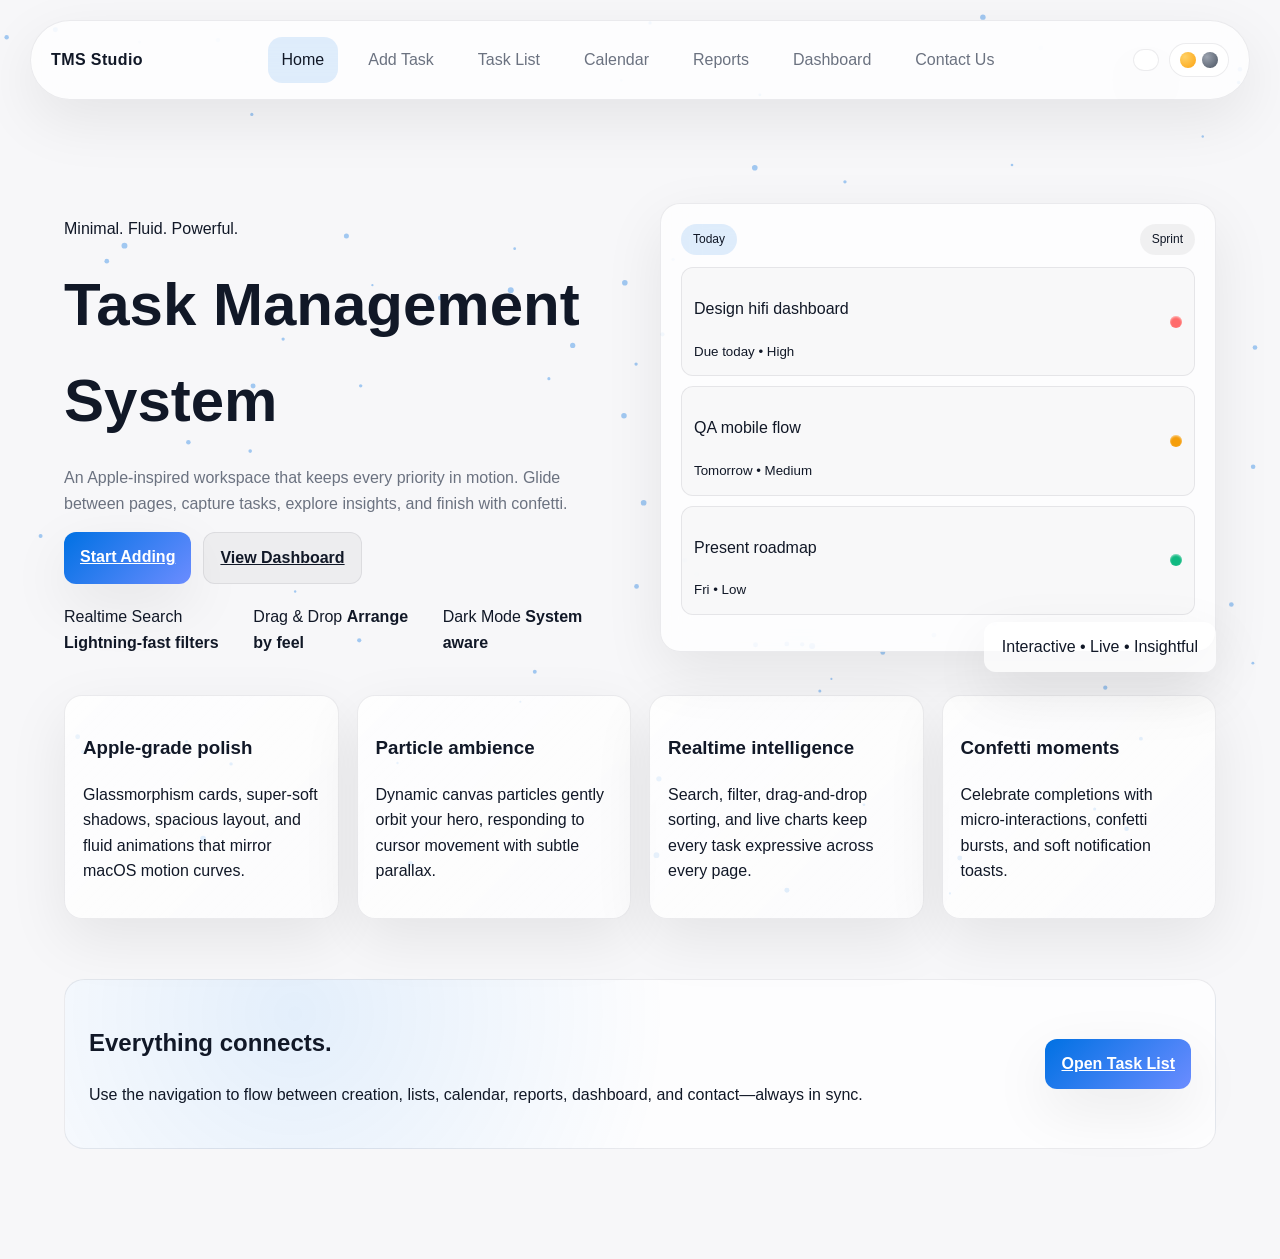
<file: index.html>
<!DOCTYPE html>
<html lang="en">
<head>
    <meta charset="UTF-8">
    <meta name="viewport" content="width=device-width, initial-scale=1.0">
    <title>TMS • Home</title>
    <link rel="stylesheet" href="style.css">
    <script defer src="app.js"></script>
</head>
<body data-page="home" class="theme-light">
    <canvas id="particles"></canvas>
    <header class="global-header glassy">
        <div class="brand">TMS Studio</div>
        <nav class="nav-links">
            <a href="index.html" class="active">Home</a>
            <a href="addtask.html">Add Task</a>
            <a href="tasklist.html">Task List</a>
            <a href="calendar.html">Calendar</a>
            <a href="reports.html">Reports</a>
            <a href="dashboard.html">Dashboard</a>
            <a href="contact.html">Contact Us</a>
        </nav>
        <div class="header-actions">
            <button class="icon-button" id="notifyButton" aria-label="Notifications">
                <span class="icon-bell"></span>
            </button>
            <button class="toggle" id="themeToggle" aria-label="Toggle dark mode">
                <span class="sun"></span>
                <span class="moon"></span>
            </button>
        </div>
    </header>

    <main class="page">
        <section class="hero">
            <div class="hero-text">
                <p class="eyebrow">Minimal. Fluid. Powerful.</p>
                <h1>Task Management System</h1>
                <p class="lede">An Apple-inspired workspace that keeps every priority in motion. Glide between pages, capture tasks, explore insights, and finish with confetti.</p>
                <div class="hero-actions">
                    <a class="btn primary" href="addtask.html">Start Adding</a>
                    <a class="btn ghost" href="dashboard.html">View Dashboard</a>
                </div>
                <div class="hero-meta">
                    <div class="meta-card">
                        <span class="meta-label">Realtime Search</span>
                        <strong>Lightning-fast filters</strong>
                    </div>
                    <div class="meta-card">
                        <span class="meta-label">Drag & Drop</span>
                        <strong>Arrange by feel</strong>
                    </div>
                    <div class="meta-card">
                        <span class="meta-label">Dark Mode</span>
                        <strong>System aware</strong>
                    </div>
                </div>
            </div>
            <div class="hero-visual">
                <div class="glass-card floating" id="heroPreview">
                    <div class="card-header">
                        <div class="pill">Today</div>
                        <div class="pill neutral">Sprint</div>
                    </div>
                    <ul class="mini-list">
                        <li>
                            <div>
                                <p class="label">Design hifi dashboard</p>
                                <small>Due today • High</small>
                            </div>
                            <span class="status-dot high"></span>
                        </li>
                        <li>
                            <div>
                                <p class="label">QA mobile flow</p>
                                <small>Tomorrow • Medium</small>
                            </div>
                            <span class="status-dot medium"></span>
                        </li>
                        <li>
                            <div>
                                <p class="label">Present roadmap</p>
                                <small>Fri • Low</small>
                            </div>
                            <span class="status-dot low"></span>
                        </li>
                    </ul>
                    <div class="chart sparkline" aria-hidden="true">
                        <div class="bar" style="height: 60%"></div>
                        <div class="bar" style="height: 90%"></div>
                        <div class="bar" style="height: 30%"></div>
                        <div class="bar" style="height: 70%"></div>
                        <div class="bar" style="height: 50%"></div>
                    </div>
                </div>
                <div class="floating-badge">Interactive • Live • Insightful</div>
            </div>
        </section>

        <section class="grid features">
            <article class="feature-card">
                <h3>Apple-grade polish</h3>
                <p>Glassmorphism cards, super-soft shadows, spacious layout, and fluid animations that mirror macOS motion curves.</p>
            </article>
            <article class="feature-card">
                <h3>Particle ambience</h3>
                <p>Dynamic canvas particles gently orbit your hero, responding to cursor movement with subtle parallax.</p>
            </article>
            <article class="feature-card">
                <h3>Realtime intelligence</h3>
                <p>Search, filter, drag-and-drop sorting, and live charts keep every task expressive across every page.</p>
            </article>
            <article class="feature-card">
                <h3>Confetti moments</h3>
                <p>Celebrate completions with micro-interactions, confetti bursts, and soft notification toasts.</p>
            </article>
        </section>

        <section class="cta">
            <div>
                <h2>Everything connects.</h2>
                <p>Use the navigation to flow between creation, lists, calendar, reports, dashboard, and contact—always in sync.</p>
            </div>
            <a class="btn primary" href="tasklist.html">Open Task List</a>
        </section>
    </main>

    <div id="toast" role="status" aria-live="polite"></div>
    <div id="confetti"></div>
</body>
</html>
</file>
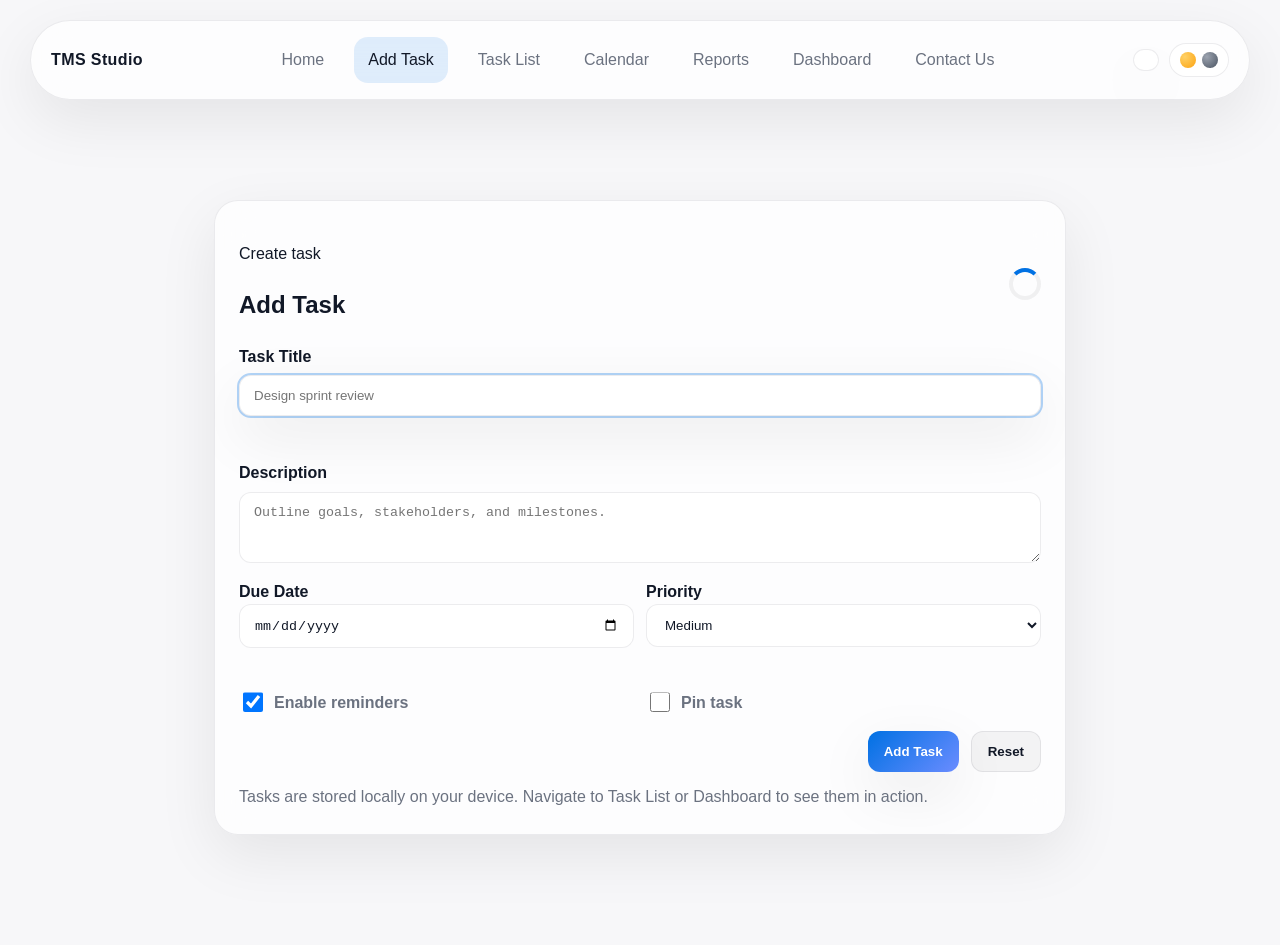
<file: addtask.html>
<!DOCTYPE html>
<html lang="en">
<head>
    <meta charset="UTF-8">
    <meta name="viewport" content="width=device-width, initial-scale=1.0">
    <title>TMS • Add Task</title>
    <link rel="stylesheet" href="style.css">
    <script defer src="app.js"></script>
</head>
<body data-page="add" class="theme-light">
    <header class="global-header glassy">
        <div class="brand">TMS Studio</div>
        <nav class="nav-links">
            <a href="index.html">Home</a>
            <a href="addtask.html" class="active">Add Task</a>
            <a href="tasklist.html">Task List</a>
            <a href="calendar.html">Calendar</a>
            <a href="reports.html">Reports</a>
            <a href="dashboard.html">Dashboard</a>
            <a href="contact.html">Contact Us</a>
        </nav>
        <div class="header-actions">
            <button class="icon-button" id="notifyButton" aria-label="Notifications">
                <span class="icon-bell"></span>
            </button>
            <button class="toggle" id="themeToggle" aria-label="Toggle dark mode">
                <span class="sun"></span>
                <span class="moon"></span>
            </button>
        </div>
    </header>

    <main class="page narrow">
        <section class="panel">
            <div class="panel-header">
                <div>
                    <p class="eyebrow">Create task</p>
                    <h1>Add Task</h1>
                </div>
                <div class="loading" id="formLoader" aria-hidden="true"></div>
            </div>
            <form id="taskForm" class="form-grid" novalidate>
                <label class="field">
                    <span>Task Title</span>
                    <input type="text" name="title" required placeholder="Design sprint review" autofocus>
                    <small class="error">Title is required.</small>
                </label>
                <label class="field">
                    <span>Description</span>
                    <textarea name="description" rows="3" placeholder="Outline goals, stakeholders, and milestones."></textarea>
                </label>
                <div class="field inline">
                    <label>
                        <span>Due Date</span>
                        <input type="date" name="due" required>
                        <small class="error">Set a due date.</small>
                    </label>
                    <label>
                        <span>Priority</span>
                        <select name="priority" required>
                            <option value="low">Low</option>
                            <option value="medium" selected>Medium</option>
                            <option value="high">High</option>
                        </select>
                    </label>
                </div>
                <div class="field inline">
                    <label class="toggle-control">
                        <input type="checkbox" name="notify" checked>
                        <span>Enable reminders</span>
                    </label>
                    <label class="toggle-control">
                        <input type="checkbox" name="pin">
                        <span>Pin task</span>
                    </label>
                </div>
                <div class="form-actions">
                    <button type="submit" class="btn primary">Add Task</button>
                    <button type="reset" class="btn ghost">Reset</button>
                </div>
            </form>
            <div class="note">Tasks are stored locally on your device. Navigate to Task List or Dashboard to see them in action.</div>
        </section>
    </main>

    <div id="toast" role="status" aria-live="polite"></div>
    <div id="confetti"></div>
</body>
</html>
</file>
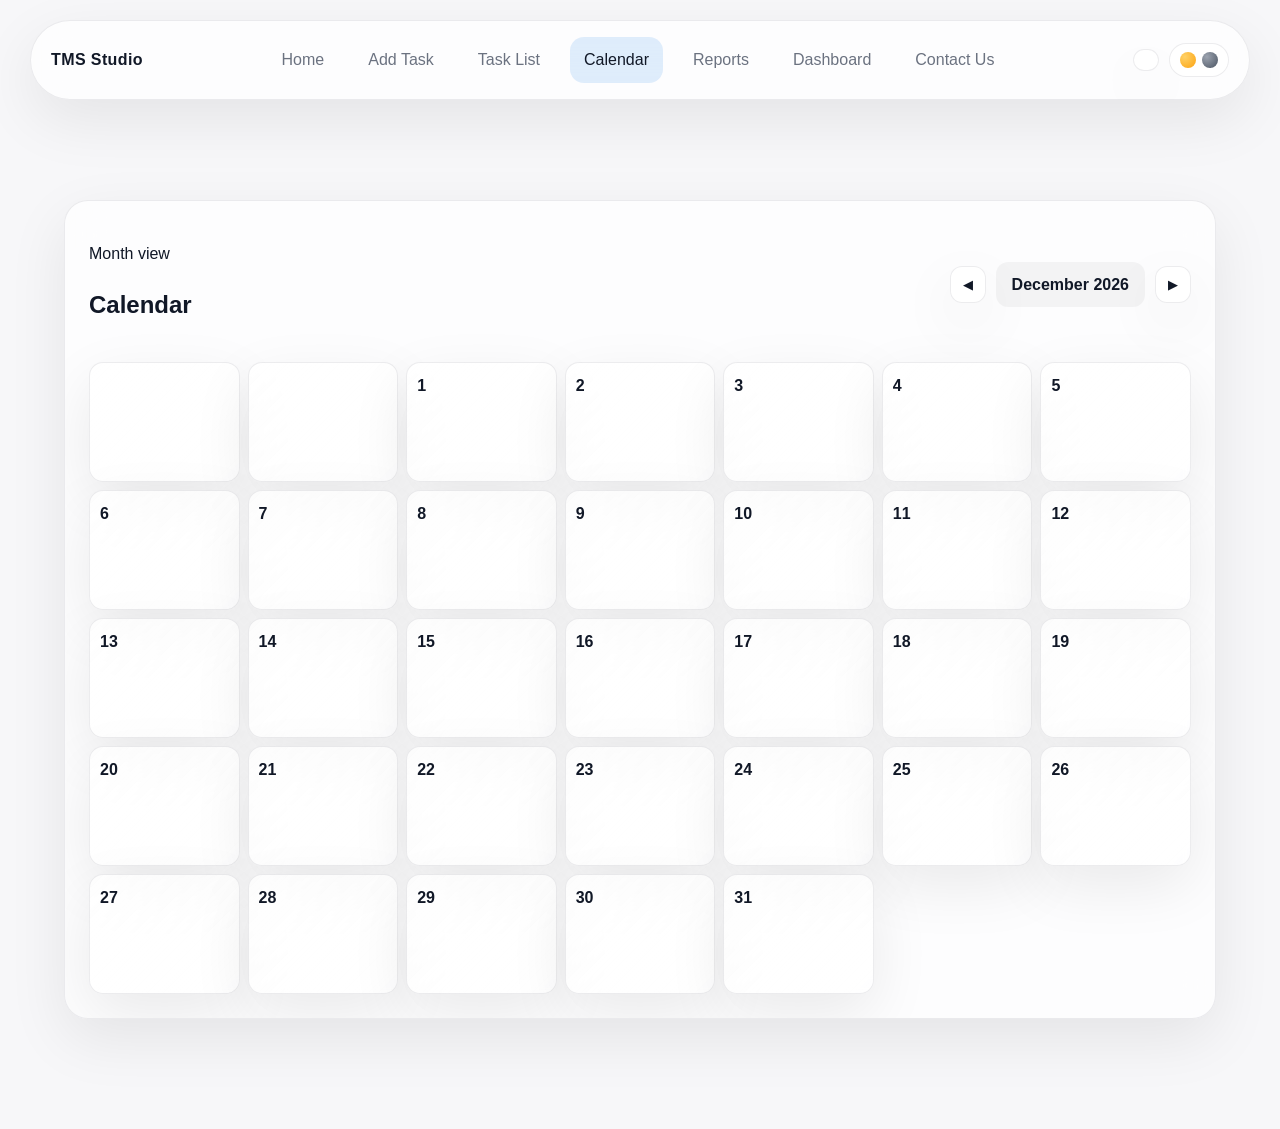
<file: calendar.html>
<!DOCTYPE html>
<html lang="en">
<head>
    <meta charset="UTF-8">
    <meta name="viewport" content="width=device-width, initial-scale=1.0">
    <title>TMS • Calendar</title>
    <link rel="stylesheet" href="style.css">
    <script defer src="app.js"></script>
</head>
<body data-page="calendar" class="theme-light">
    <header class="global-header glassy">
        <div class="brand">TMS Studio</div>
        <nav class="nav-links">
            <a href="index.html">Home</a>
            <a href="addtask.html">Add Task</a>
            <a href="tasklist.html">Task List</a>
            <a href="calendar.html" class="active">Calendar</a>
            <a href="reports.html">Reports</a>
            <a href="dashboard.html">Dashboard</a>
            <a href="contact.html">Contact Us</a>
        </nav>
        <div class="header-actions">
            <button class="icon-button" id="notifyButton" aria-label="Notifications">
                <span class="icon-bell"></span>
            </button>
            <button class="toggle" id="themeToggle" aria-label="Toggle dark mode">
                <span class="sun"></span>
                <span class="moon"></span>
            </button>
        </div>
    </header>

    <main class="page">
        <section class="panel calendar-panel">
            <div class="panel-header">
                <div>
                    <p class="eyebrow">Month view</p>
                    <h1>Calendar</h1>
                </div>
                <div class="calendar-controls">
                    <button class="icon-button" id="prevMonth" aria-label="Previous month">◀</button>
                    <div id="monthLabel" class="month-label"></div>
                    <button class="icon-button" id="nextMonth" aria-label="Next month">▶</button>
                </div>
            </div>
            <div class="calendar-grid" id="calendarGrid"></div>
        </section>
    </main>

    <div id="eventDetail" class="popover" role="dialog" aria-modal="true" hidden>
        <div class="popover-content">
            <button class="icon-button close" id="closeEvent">✕</button>
            <div class="popover-body"></div>
        </div>
    </div>

    <div id="toast" role="status" aria-live="polite"></div>
    <div id="confetti"></div>
</body>
</html>
</file>
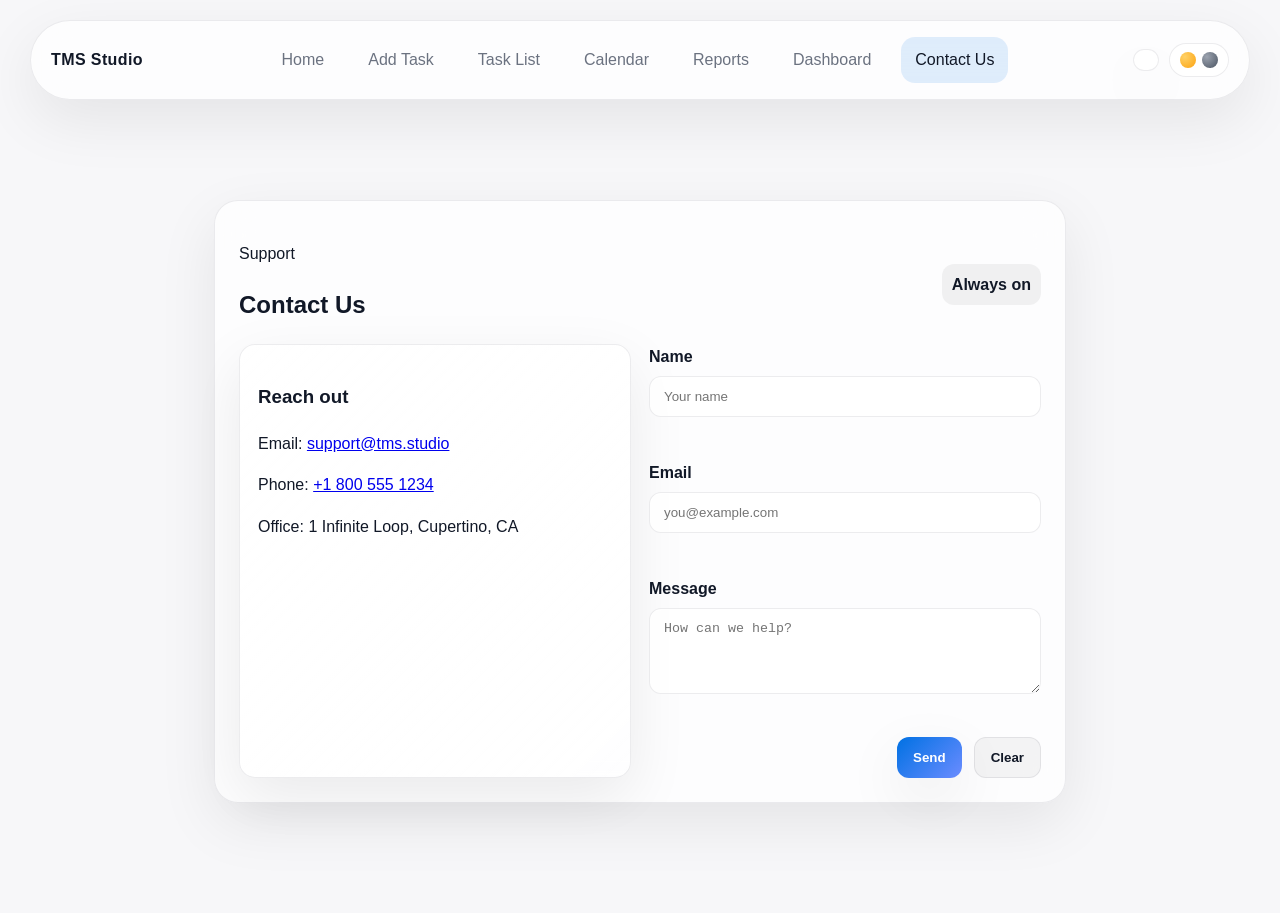
<file: contact.html>
<!DOCTYPE html>
<html lang="en">
<head>
    <meta charset="UTF-8">
    <meta name="viewport" content="width=device-width, initial-scale=1.0">
    <title>TMS • Contact</title>
    <link rel="stylesheet" href="style.css">
    <script defer src="app.js"></script>
</head>
<body data-page="contact" class="theme-light">
    <header class="global-header glassy">
        <div class="brand">TMS Studio</div>
        <nav class="nav-links">
            <a href="index.html">Home</a>
            <a href="addtask.html">Add Task</a>
            <a href="tasklist.html">Task List</a>
            <a href="calendar.html">Calendar</a>
            <a href="reports.html">Reports</a>
            <a href="dashboard.html">Dashboard</a>
            <a href="contact.html" class="active">Contact Us</a>
        </nav>
        <div class="header-actions">
            <button class="icon-button" id="notifyButton" aria-label="Notifications">
                <span class="icon-bell"></span>
            </button>
            <button class="toggle" id="themeToggle" aria-label="Toggle dark mode">
                <span class="sun"></span>
                <span class="moon"></span>
            </button>
        </div>
    </header>

    <main class="page narrow">
        <section class="panel">
            <div class="panel-header">
                <div>
                    <p class="eyebrow">Support</p>
                    <h1>Contact Us</h1>
                </div>
                <div class="chip">Always on</div>
            </div>
            <div class="contact-grid">
                <div class="contact-card">
                    <h3>Reach out</h3>
                    <p>Email: <a href="mailto:support@tms.studio">support@tms.studio</a></p>
                    <p>Phone: <a href="tel:+18005551234">+1 800 555 1234</a></p>
                    <p>Office: 1 Infinite Loop, Cupertino, CA</p>
                </div>
                <form id="contactForm" class="form-grid" novalidate>
                    <label class="field">
                        <span>Name</span>
                        <input type="text" name="name" required placeholder="Your name">
                        <small class="error">Name is required.</small>
                    </label>
                    <label class="field">
                        <span>Email</span>
                        <input type="email" name="email" required placeholder="you@example.com">
                        <small class="error">Valid email required.</small>
                    </label>
                    <label class="field">
                        <span>Message</span>
                        <textarea name="message" rows="4" required placeholder="How can we help?"></textarea>
                        <small class="error">Message required.</small>
                    </label>
                    <div class="form-actions">
                        <button type="submit" class="btn primary">Send</button>
                        <button type="reset" class="btn ghost">Clear</button>
                    </div>
                </form>
            </div>
        </section>
    </main>

    <div id="toast" role="status" aria-live="polite"></div>
    <div id="confetti"></div>
</body>
</html>
</file>
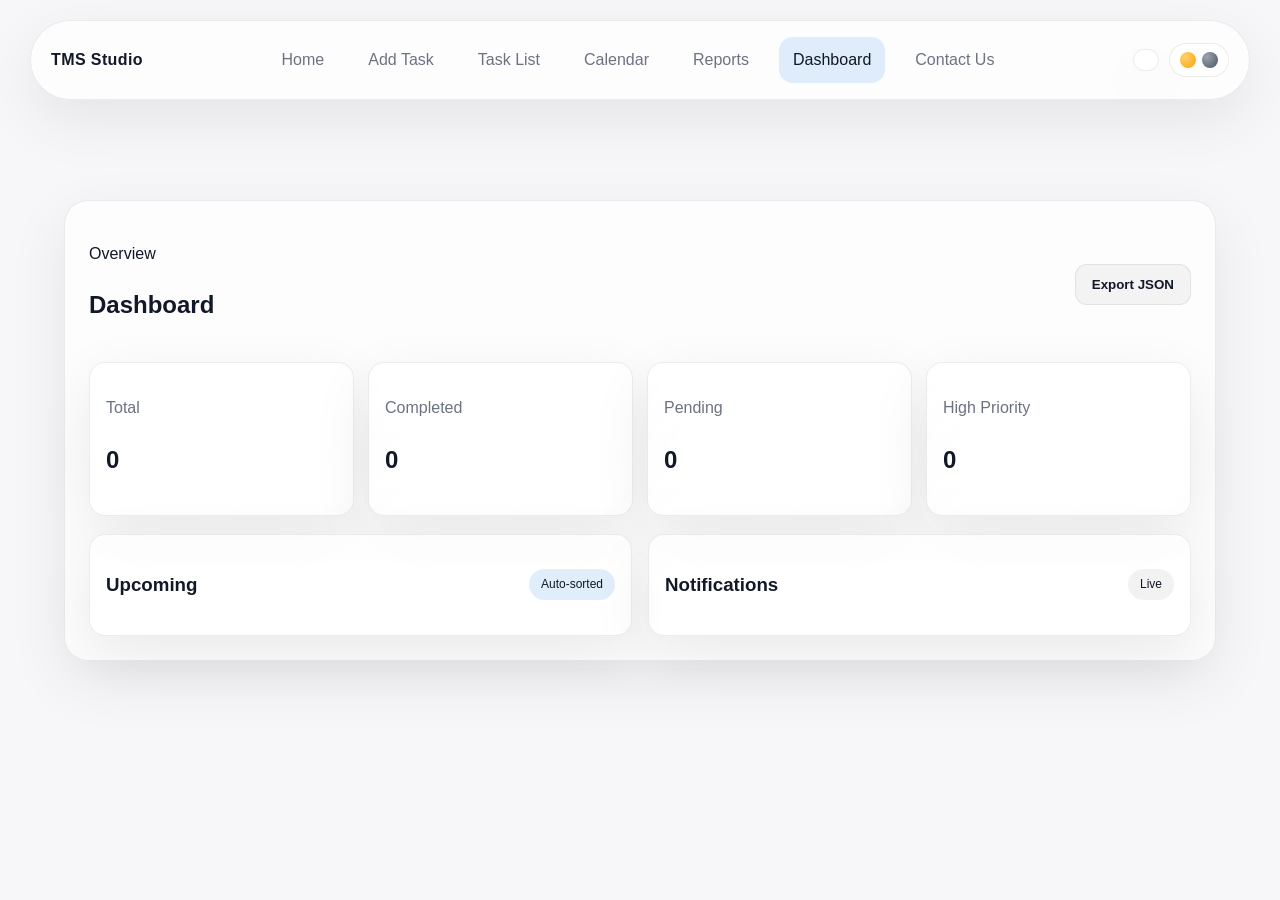
<file: dashboard.html>
<!DOCTYPE html>
<html lang="en">
<head>
    <meta charset="UTF-8">
    <meta name="viewport" content="width=device-width, initial-scale=1.0">
    <title>TMS • Dashboard</title>
    <link rel="stylesheet" href="style.css">
    <script defer src="app.js"></script>
</head>
<body data-page="dashboard" class="theme-light">
    <header class="global-header glassy">
        <div class="brand">TMS Studio</div>
        <nav class="nav-links">
            <a href="index.html">Home</a>
            <a href="addtask.html">Add Task</a>
            <a href="tasklist.html">Task List</a>
            <a href="calendar.html">Calendar</a>
            <a href="reports.html">Reports</a>
            <a href="dashboard.html" class="active">Dashboard</a>
            <a href="contact.html">Contact Us</a>
        </nav>
        <div class="header-actions">
            <button class="icon-button" id="notifyButton" aria-label="Notifications">
                <span class="icon-bell"></span>
            </button>
            <button class="toggle" id="themeToggle" aria-label="Toggle dark mode">
                <span class="sun"></span>
                <span class="moon"></span>
            </button>
        </div>
    </header>

    <main class="page">
        <section class="panel">
            <div class="panel-header">
                <div>
                    <p class="eyebrow">Overview</p>
                    <h1>Dashboard</h1>
                </div>
                <button class="btn ghost" id="exportJson">Export JSON</button>
            </div>
            <div class="stats-grid" id="dashboardStats"></div>
            <div class="grid two">
                <div class="card list" id="upcomingList">
                    <div class="card-header">
                        <h3>Upcoming</h3>
                        <span class="pill">Auto-sorted</span>
                    </div>
                    <ul class="mini-list"></ul>
                </div>
                <div class="card list" id="notificationsPanel">
                    <div class="card-header">
                        <h3>Notifications</h3>
                        <span class="pill neutral">Live</span>
                    </div>
                    <ul class="mini-list"></ul>
                </div>
            </div>
        </section>
    </main>

    <div id="toast" role="status" aria-live="polite"></div>
    <div id="confetti"></div>
</body>
</html>
</file>
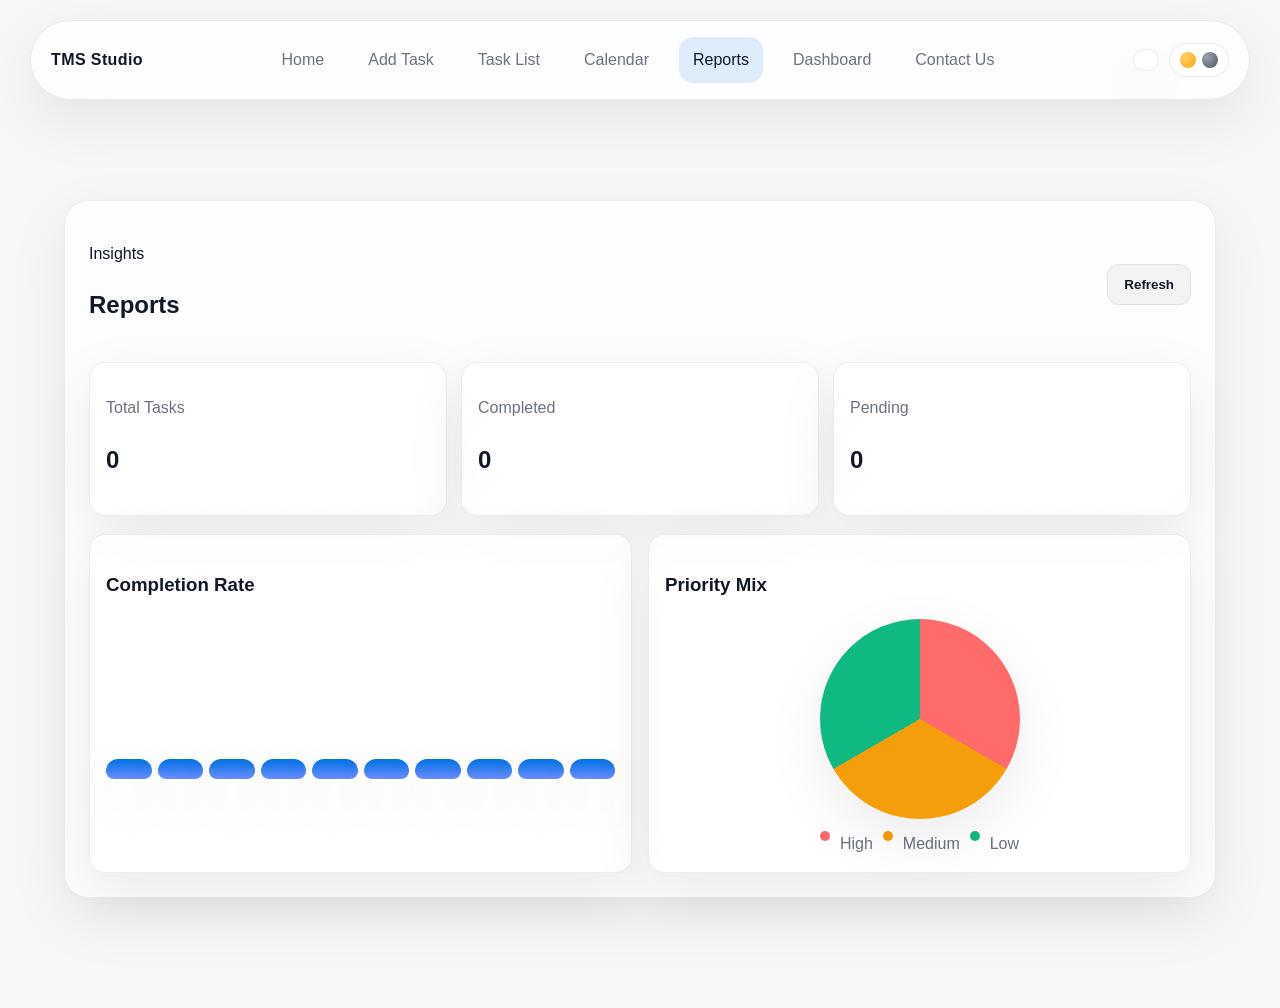
<file: reports.html>
<!DOCTYPE html>
<html lang="en">
<head>
    <meta charset="UTF-8">
    <meta name="viewport" content="width=device-width, initial-scale=1.0">
    <title>TMS • Reports</title>
    <link rel="stylesheet" href="style.css">
    <script defer src="app.js"></script>
</head>
<body data-page="reports" class="theme-light">
    <header class="global-header glassy">
        <div class="brand">TMS Studio</div>
        <nav class="nav-links">
            <a href="index.html">Home</a>
            <a href="addtask.html">Add Task</a>
            <a href="tasklist.html">Task List</a>
            <a href="calendar.html">Calendar</a>
            <a href="reports.html" class="active">Reports</a>
            <a href="dashboard.html">Dashboard</a>
            <a href="contact.html">Contact Us</a>
        </nav>
        <div class="header-actions">
            <button class="icon-button" id="notifyButton" aria-label="Notifications">
                <span class="icon-bell"></span>
            </button>
            <button class="toggle" id="themeToggle" aria-label="Toggle dark mode">
                <span class="sun"></span>
                <span class="moon"></span>
            </button>
        </div>
    </header>

    <main class="page">
        <section class="panel">
            <div class="panel-header">
                <div>
                    <p class="eyebrow">Insights</p>
                    <h1>Reports</h1>
                </div>
                <button class="btn ghost" id="refreshReports">Refresh</button>
            </div>
            <div class="stats-grid" id="reportStats">
                <div class="stat-card">
                    <p class="label">Total Tasks</p>
                    <h2 id="totalTasks">0</h2>
                </div>
                <div class="stat-card">
                    <p class="label">Completed</p>
                    <h2 id="completedTasks">0</h2>
                </div>
                <div class="stat-card">
                    <p class="label">Pending</p>
                    <h2 id="pendingTasks">0</h2>
                </div>
            </div>

            <div class="chart-grid">
                <div class="chart-card">
                    <h3>Completion Rate</h3>
                    <div class="bar-chart" id="barChart"></div>
                </div>
                <div class="chart-card">
                    <h3>Priority Mix</h3>
                    <div class="pie-chart" id="pieChart">
                        <div class="slice high"></div>
                        <div class="slice medium"></div>
                        <div class="slice low"></div>
                    </div>
                    <div class="legend">
                        <span class="dot high"></span>High
                        <span class="dot medium"></span>Medium
                        <span class="dot low"></span>Low
                    </div>
                </div>
            </div>
        </section>
    </main>

    <div id="toast" role="status" aria-live="polite"></div>
    <div id="confetti"></div>
</body>
</html>
</file>
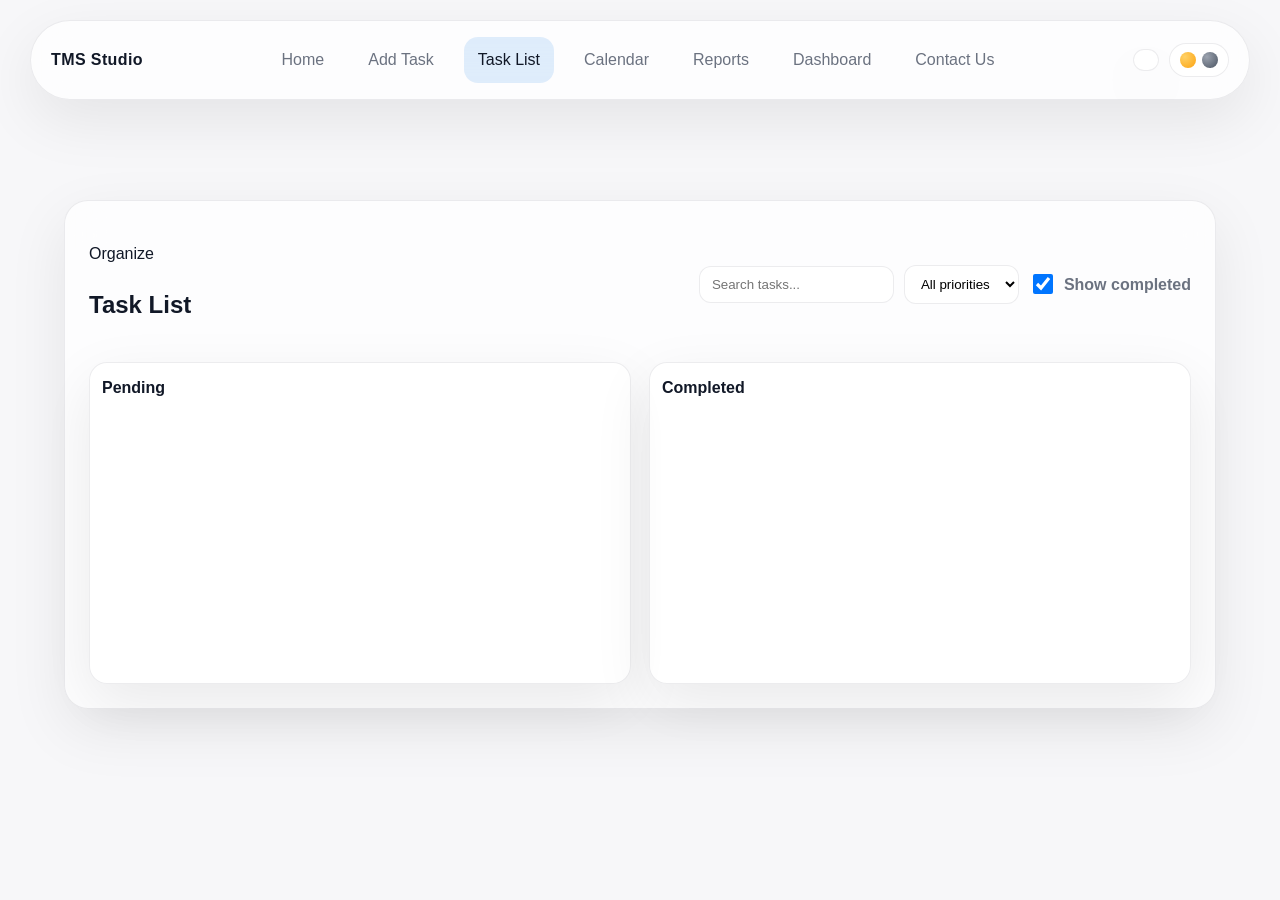
<file: tasklist.html>
<!DOCTYPE html>
<html lang="en">
<head>
    <meta charset="UTF-8">
    <meta name="viewport" content="width=device-width, initial-scale=1.0">
    <title>TMS • Task List</title>
    <link rel="stylesheet" href="style.css">
    <script defer src="app.js"></script>
</head>
<body data-page="list" class="theme-light">
    <header class="global-header glassy">
        <div class="brand">TMS Studio</div>
        <nav class="nav-links">
            <a href="index.html">Home</a>
            <a href="addtask.html">Add Task</a>
            <a href="tasklist.html" class="active">Task List</a>
            <a href="calendar.html">Calendar</a>
            <a href="reports.html">Reports</a>
            <a href="dashboard.html">Dashboard</a>
            <a href="contact.html">Contact Us</a>
        </nav>
        <div class="header-actions">
            <button class="icon-button" id="notifyButton" aria-label="Notifications">
                <span class="icon-bell"></span>
            </button>
            <button class="toggle" id="themeToggle" aria-label="Toggle dark mode">
                <span class="sun"></span>
                <span class="moon"></span>
            </button>
        </div>
    </header>

    <main class="page">
        <section class="panel">
            <div class="panel-header">
                <div>
                    <p class="eyebrow">Organize</p>
                    <h1>Task List</h1>
                </div>
                <div class="filters">
                    <input type="search" id="searchTasks" placeholder="Search tasks...">
                    <select id="filterPriority">
                        <option value="all">All priorities</option>
                        <option value="high">High</option>
                        <option value="medium">Medium</option>
                        <option value="low">Low</option>
                    </select>
                    <label class="toggle-control inline">
                        <input type="checkbox" id="showCompleted" checked>
                        <span>Show completed</span>
                    </label>
                </div>
            </div>
            <div class="kanban" id="taskBoard">
                <div class="column" data-status="pending">
                    <div class="column-header">Pending</div>
                    <div class="dropzone" id="pendingZone"></div>
                </div>
                <div class="column" data-status="completed">
                    <div class="column-header">Completed</div>
                    <div class="dropzone" id="completedZone"></div>
                </div>
            </div>
        </section>
    </main>

    <div id="toast" role="status" aria-live="polite"></div>
    <div id="confetti"></div>
</body>
</html>
</file>
<file: style.css>
:root {
    --bg: #f7f7f9;
    --panel: rgba(255,255,255,0.72);
    --text: #111827;
    --muted: #6b7280;
    --border: rgba(17,24,39,0.08);
    --shadow: 0 20px 60px rgba(0,0,0,0.08);
    --accent: #0071e3;
    --accent-2: #6b8cff;
    --high: #ff6b6b;
    --medium: #f59e0b;
    --low: #10b981;
    --glass: blur(20px) saturate(140%);
    --radius: 16px;
    --gradient: linear-gradient(135deg, rgba(255,255,255,0.8), rgba(255,255,255,0.6));
}

body.theme-dark {
    --bg: #0b0c10;
    --panel: rgba(24,26,34,0.8);
    --text: #f3f4f6;
    --muted: #9ca3af;
    --border: rgba(255,255,255,0.08);
    --shadow: 0 25px 60px rgba(0,0,0,0.55);
    --gradient: linear-gradient(135deg, rgba(28,30,38,0.95), rgba(18,20,28,0.9));
}

* { box-sizing: border-box; }
body {
    margin: 0;
    font-family: "SF Pro Display", -apple-system, BlinkMacSystemFont, "Segoe UI", sans-serif;
    background: var(--bg);
    color: var(--text);
    min-height: 100vh;
    line-height: 1.6;
    transition: background 0.5s ease, color 0.5s ease;
    overflow-x: hidden;
}

.page {
    max-width: 1200px;
    margin: 120px auto 80px;
    padding: 0 24px;
    animation: fadeIn 0.6s ease;
}

.page.narrow { max-width: 900px; }

.global-header {
    position: fixed;
    top: 20px; left: 50%; transform: translateX(-50%);
    width: calc(100% - 60px);
    display: flex;
    align-items: center;
    justify-content: space-between;
    padding: 16px 20px;
    border-radius: 999px;
    background: var(--panel);
    backdrop-filter: var(--glass);
    box-shadow: var(--shadow);
    border: 1px solid var(--border);
    z-index: 100;
}

.brand { font-weight: 700; letter-spacing: 0.4px; }

.nav-links { display: flex; gap: 16px; align-items: center; }
.nav-links a {
    text-decoration: none;
    color: var(--muted);
    padding: 10px 14px;
    border-radius: 14px;
    transition: color 0.3s ease, background 0.3s ease, transform 0.3s ease;
}
.nav-links a:hover { color: var(--text); transform: translateY(-1px); background: rgba(0,0,0,0.03); }
.nav-links a.active { background: rgba(0,113,227,0.12); color: var(--text); }

.header-actions { display: flex; gap: 10px; align-items: center; }

.icon-button {
    border: 1px solid var(--border);
    background: var(--panel);
    color: var(--text);
    border-radius: 12px;
    padding: 10px 12px;
    cursor: pointer;
    transition: transform 0.2s ease, box-shadow 0.3s ease;
    box-shadow: inset 0 1px 0 rgba(255,255,255,0.3), var(--shadow);
}
.icon-button:hover { transform: translateY(-1px) scale(1.01); }

.toggle {
    display: inline-flex;
    align-items: center;
    gap: 6px;
    padding: 8px 10px;
    border-radius: 999px;
    border: 1px solid var(--border);
    background: var(--panel);
    cursor: pointer;
}
.toggle .sun, .toggle .moon { width: 16px; height: 16px; display: block; }
.toggle .sun { background: radial-gradient(circle at 30% 30%, #ffd166, #fca311); border-radius: 50%; }
.toggle .moon { background: radial-gradient(circle at 30% 30%, #9ca3af, #4b5563); border-radius: 50%; }

.glassy { background: var(--panel); backdrop-filter: var(--glass); }

.hero { display: grid; grid-template-columns: repeat(auto-fit, minmax(320px, 1fr)); gap: 40px; align-items: center; margin-top: 40px; }
.hero-text h1 { font-size: clamp(32px, 5vw, 60px); margin: 8px 0; }
.hero-text .lede { max-width: 520px; color: var(--muted); }
.hero-actions { display: flex; gap: 12px; margin: 16px 0; }
.hero-meta { display: grid; grid-template-columns: repeat(auto-fit, minmax(160px, 1fr)); gap: 12px; margin-top: 20px; }

.hero-visual { position: relative; }
.floating-badge { position: absolute; bottom: -20px; right: 0; background: var(--panel); padding: 12px 18px; border-radius: 12px; box-shadow: var(--shadow); animation: float 4s ease-in-out infinite; }

.glass-card { background: var(--panel); border-radius: 20px; padding: 20px; border: 1px solid var(--border); box-shadow: var(--shadow); backdrop-filter: var(--glass); }
.card-header { display: flex; justify-content: space-between; align-items: center; gap: 8px; }
.pill { background: rgba(0,113,227,0.12); color: var(--text); padding: 6px 12px; border-radius: 999px; font-size: 12px; }
.pill.neutral { background: rgba(0,0,0,0.05); }

.mini-list { list-style: none; margin: 12px 0 0; padding: 0; display: grid; gap: 10px; }
.mini-list li { display: flex; justify-content: space-between; align-items: center; background: rgba(0,0,0,0.02); padding: 12px; border-radius: 12px; border: 1px solid var(--border); }
.status-dot { width: 12px; height: 12px; border-radius: 50%; display: inline-block; box-shadow: inset 0 1px 2px rgba(255,255,255,0.6); }
.status-dot.high { background: var(--high); }
.status-dot.medium { background: var(--medium); }
.status-dot.low { background: var(--low); }

.chart.sparkline { display: grid; grid-template-columns: repeat(5, 1fr); gap: 8px; margin-top: 16px; }
.chart.sparkline .bar { background: linear-gradient(180deg, var(--accent), var(--accent-2)); border-radius: 10px; box-shadow: inset 0 -1px 0 rgba(255,255,255,0.5); animation: grow 2s ease infinite alternate; }

.grid.features { display: grid; grid-template-columns: repeat(auto-fit, minmax(240px, 1fr)); gap: 18px; margin-top: 40px; }
.feature-card { padding: 18px; border-radius: 18px; border: 1px solid var(--border); background: var(--gradient); box-shadow: var(--shadow); }

.cta { margin-top: 60px; padding: 24px; border-radius: 20px; border: 1px solid var(--border); background: radial-gradient(circle at 20% 20%, rgba(0,113,227,0.1), transparent 40%), var(--panel); display: flex; justify-content: space-between; align-items: center; gap: 20px; }

.panel { background: var(--panel); border: 1px solid var(--border); border-radius: 24px; box-shadow: var(--shadow); padding: 24px; backdrop-filter: var(--glass); }
.panel-header { display: flex; justify-content: space-between; align-items: center; gap: 16px; }

.form-grid { display: grid; gap: 16px; }
.field { display: grid; gap: 6px; }
.field.inline { grid-template-columns: repeat(auto-fit, minmax(220px, 1fr)); gap: 12px; }
.field span { font-weight: 600; }
.field input, .field textarea, .field select { width: 100%; padding: 12px 14px; border-radius: 12px; border: 1px solid var(--border); background: rgba(255,255,255,0.8); color: var(--text); box-shadow: inset 0 1px 0 rgba(255,255,255,0.5); transition: transform 0.2s ease, box-shadow 0.2s ease; }
body.theme-dark .field input, body.theme-dark .field textarea, body.theme-dark .field select { background: rgba(255,255,255,0.06); }
.field input:focus, .field textarea:focus, .field select:focus { outline: 2px solid rgba(0,113,227,0.3); transform: translateY(-1px); box-shadow: var(--shadow); }
.error { color: var(--high); opacity: 0; transition: opacity 0.3s ease; }

.form-actions { display: flex; gap: 12px; justify-content: flex-end; }
.btn { border: none; padding: 12px 16px; border-radius: 12px; cursor: pointer; font-weight: 700; transition: transform 0.2s ease, box-shadow 0.3s ease; }
.btn.primary { background: linear-gradient(135deg, var(--accent), var(--accent-2)); color: white; box-shadow: var(--shadow); }
.btn.ghost { background: rgba(0,0,0,0.04); color: var(--text); border: 1px solid var(--border); }
.btn:hover { transform: translateY(-1px); }

.loading { width: 32px; height: 32px; border-radius: 50%; border: 4px solid rgba(0,0,0,0.05); border-top-color: var(--accent); animation: spin 1s linear infinite; }

.note { margin-top: 12px; color: var(--muted); }

.filters { display: flex; gap: 10px; align-items: center; flex-wrap: wrap; }
.filters input, .filters select { padding: 10px 12px; border-radius: 12px; border: 1px solid var(--border); background: rgba(255,255,255,0.7); }

.kanban { display: grid; grid-template-columns: repeat(auto-fit, minmax(280px, 1fr)); gap: 18px; margin-top: 18px; }
.column { background: var(--panel); border: 1px solid var(--border); border-radius: 18px; padding: 12px; box-shadow: var(--shadow); }
.column-header { font-weight: 700; margin-bottom: 10px; }
.dropzone { min-height: 260px; display: grid; gap: 12px; }
.task-card { padding: 14px; border-radius: 14px; border: 1px solid var(--border); background: var(--gradient); box-shadow: var(--shadow); cursor: grab; transition: transform 0.2s ease, box-shadow 0.2s ease; position: relative; }
.task-card.dragging { opacity: 0.8; transform: rotate(-1deg) scale(1.02); }
.task-actions { display: flex; gap: 8px; margin-top: 10px; }
.task-actions button { border: none; background: rgba(0,0,0,0.04); padding: 8px 10px; border-radius: 10px; cursor: pointer; }
.task-meta { display: flex; justify-content: space-between; align-items: center; color: var(--muted); font-size: 13px; }

.calendar-panel { overflow: hidden; }
.calendar-controls { display: flex; align-items: center; gap: 10px; }
.month-label { font-weight: 700; padding: 10px 16px; border-radius: 12px; background: rgba(0,0,0,0.04); }
.calendar-grid { display: grid; grid-template-columns: repeat(7, minmax(120px, 1fr)); gap: 8px; margin-top: 18px; }
.day { min-height: 120px; background: var(--gradient); border: 1px solid var(--border); border-radius: 14px; padding: 10px; position: relative; box-shadow: var(--shadow); }
.day .date { font-weight: 700; }
.day .events { margin-top: 8px; display: grid; gap: 6px; }
.event { padding: 6px 8px; border-radius: 10px; color: white; font-size: 12px; cursor: pointer; box-shadow: var(--shadow); }
.event.high { background: var(--high); }
.event.medium { background: var(--medium); }
.event.low { background: var(--low); }

.popover { position: fixed; inset: 0; background: rgba(0,0,0,0.45); display: grid; place-items: center; }
.popover[hidden] { display: none; }
.popover-content { background: var(--panel); padding: 20px; border-radius: 18px; border: 1px solid var(--border); width: min(420px, 90vw); box-shadow: var(--shadow); }
.popover .close { position: absolute; top: -40px; right: -40px; background: white; }

.stats-grid { display: grid; grid-template-columns: repeat(auto-fit, minmax(180px, 1fr)); gap: 14px; margin: 18px 0; }
.stat-card { padding: 16px; border-radius: 16px; border: 1px solid var(--border); background: var(--gradient); box-shadow: var(--shadow); }
.stat-card .label { color: var(--muted); }

.chart-grid { display: grid; grid-template-columns: repeat(auto-fit, minmax(260px, 1fr)); gap: 16px; }
.chart-card { padding: 16px; border-radius: 16px; border: 1px solid var(--border); background: var(--panel); box-shadow: var(--shadow); }
.bar-chart { display: grid; grid-template-columns: repeat(10, 1fr); gap: 6px; align-items: end; height: 160px; }
.bar-chart .bar { background: linear-gradient(180deg, var(--accent), var(--accent-2)); border-radius: 12px 12px 8px 8px; box-shadow: var(--shadow); animation: grow 1.6s ease infinite alternate; }
.pie-chart { width: 200px; height: 200px; border-radius: 50%; position: relative; margin: 12px auto; overflow: hidden; box-shadow: var(--shadow); background: conic-gradient(var(--high) 0deg, var(--high) 120deg, var(--medium) 120deg, var(--medium) 240deg, var(--low) 240deg, var(--low) 360deg); }
.legend { display: flex; justify-content: center; gap: 10px; color: var(--muted); }
.legend .dot { width: 10px; height: 10px; border-radius: 50%; display: inline-block; }
.legend .dot.high { background: var(--high); }
.legend .dot.medium { background: var(--medium); }
.legend .dot.low { background: var(--low); }

.grid.two { display: grid; grid-template-columns: repeat(auto-fit, minmax(260px, 1fr)); gap: 16px; }
.card.list { padding: 16px; border-radius: 16px; border: 1px solid var(--border); background: var(--panel); box-shadow: var(--shadow); }
.card.list ul { margin: 0; padding: 0; list-style: none; display: grid; gap: 10px; }

.contact-grid { display: grid; grid-template-columns: repeat(auto-fit, minmax(260px, 1fr)); gap: 18px; }
.contact-card { padding: 18px; border-radius: 16px; border: 1px solid var(--border); background: var(--gradient); box-shadow: var(--shadow); }
.chip { padding: 8px 10px; background: rgba(0,0,0,0.05); border-radius: 12px; font-weight: 600; }

.toggle-control { display: inline-flex; align-items: center; gap: 8px; font-weight: 600; color: var(--muted); }
.toggle-control input { width: 20px; height: 20px; }

#particles { position: fixed; inset: 0; z-index: 0; pointer-events: none; }
body { position: relative; }
body > *:not(#particles) { position: relative; z-index: 2; }

#toast { position: fixed; bottom: 24px; right: 24px; background: var(--panel); padding: 14px 18px; border-radius: 14px; box-shadow: var(--shadow); border: 1px solid var(--border); opacity: 0; transform: translateY(20px); transition: opacity 0.3s ease, transform 0.3s ease; }
#toast.show { opacity: 1; transform: translateY(0); }

#confetti { position: fixed; inset: 0; pointer-events: none; overflow: hidden; z-index: 1; }
.confetti-piece { position: absolute; width: 8px; height: 16px; background: linear-gradient(135deg, #ff9a9e, #fad0c4); border-radius: 4px; animation: confetti 2.4s ease-out forwards; }

@keyframes confetti { to { transform: translateY(120vh) rotate(720deg); opacity: 0; } }
@keyframes spin { to { transform: rotate(360deg); } }
@keyframes grow { from { transform: scaleY(0.6); } to { transform: scaleY(1); } }
@keyframes float { 0%, 100% { transform: translateY(0); } 50% { transform: translateY(-6px); } }
@keyframes fadeIn { from { opacity: 0; transform: translateY(10px); } to { opacity: 1; transform: translateY(0); } }

@media (max-width: 768px) {
    .global-header { flex-direction: column; gap: 12px; align-items: flex-start; }
    .nav-links { flex-wrap: wrap; }
    .hero { grid-template-columns: 1fr; }
    .calendar-grid { grid-template-columns: repeat(2, minmax(140px, 1fr)); }
    .page { margin-top: 150px; }
}
</file>
